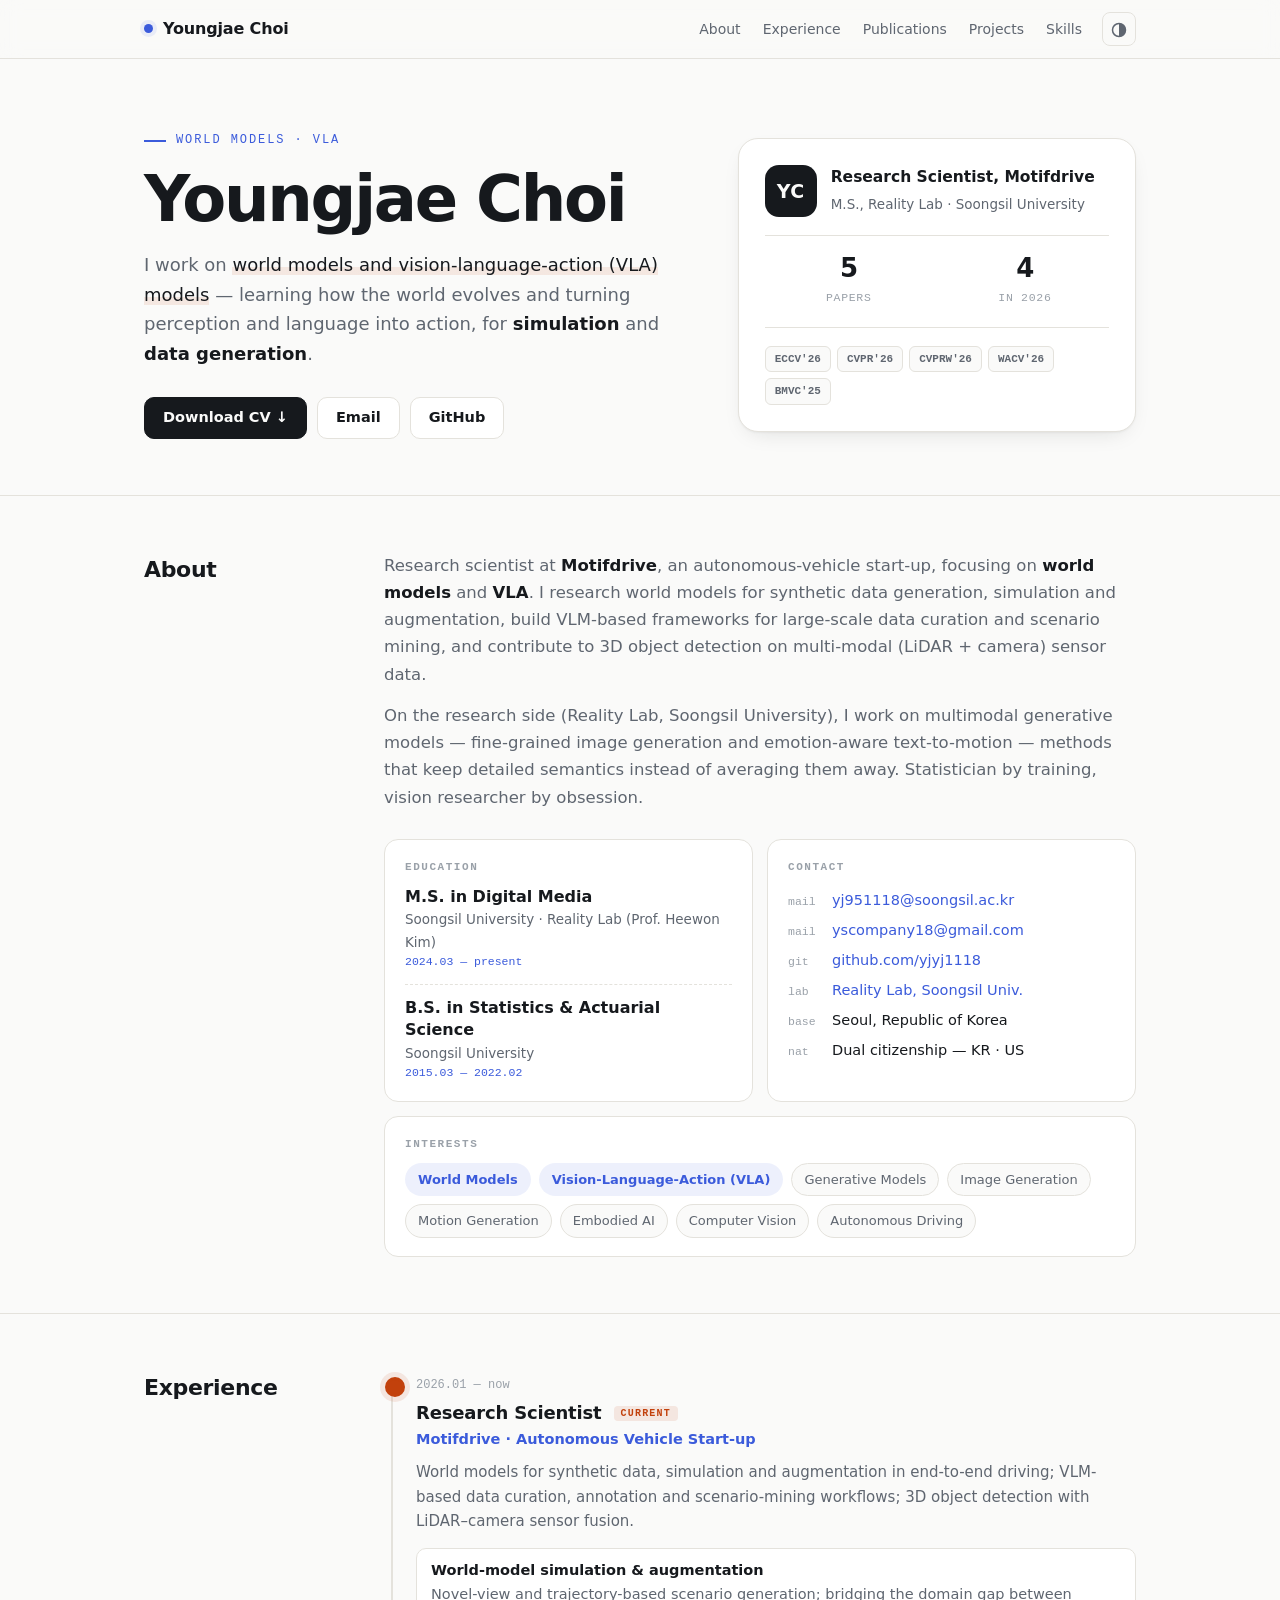
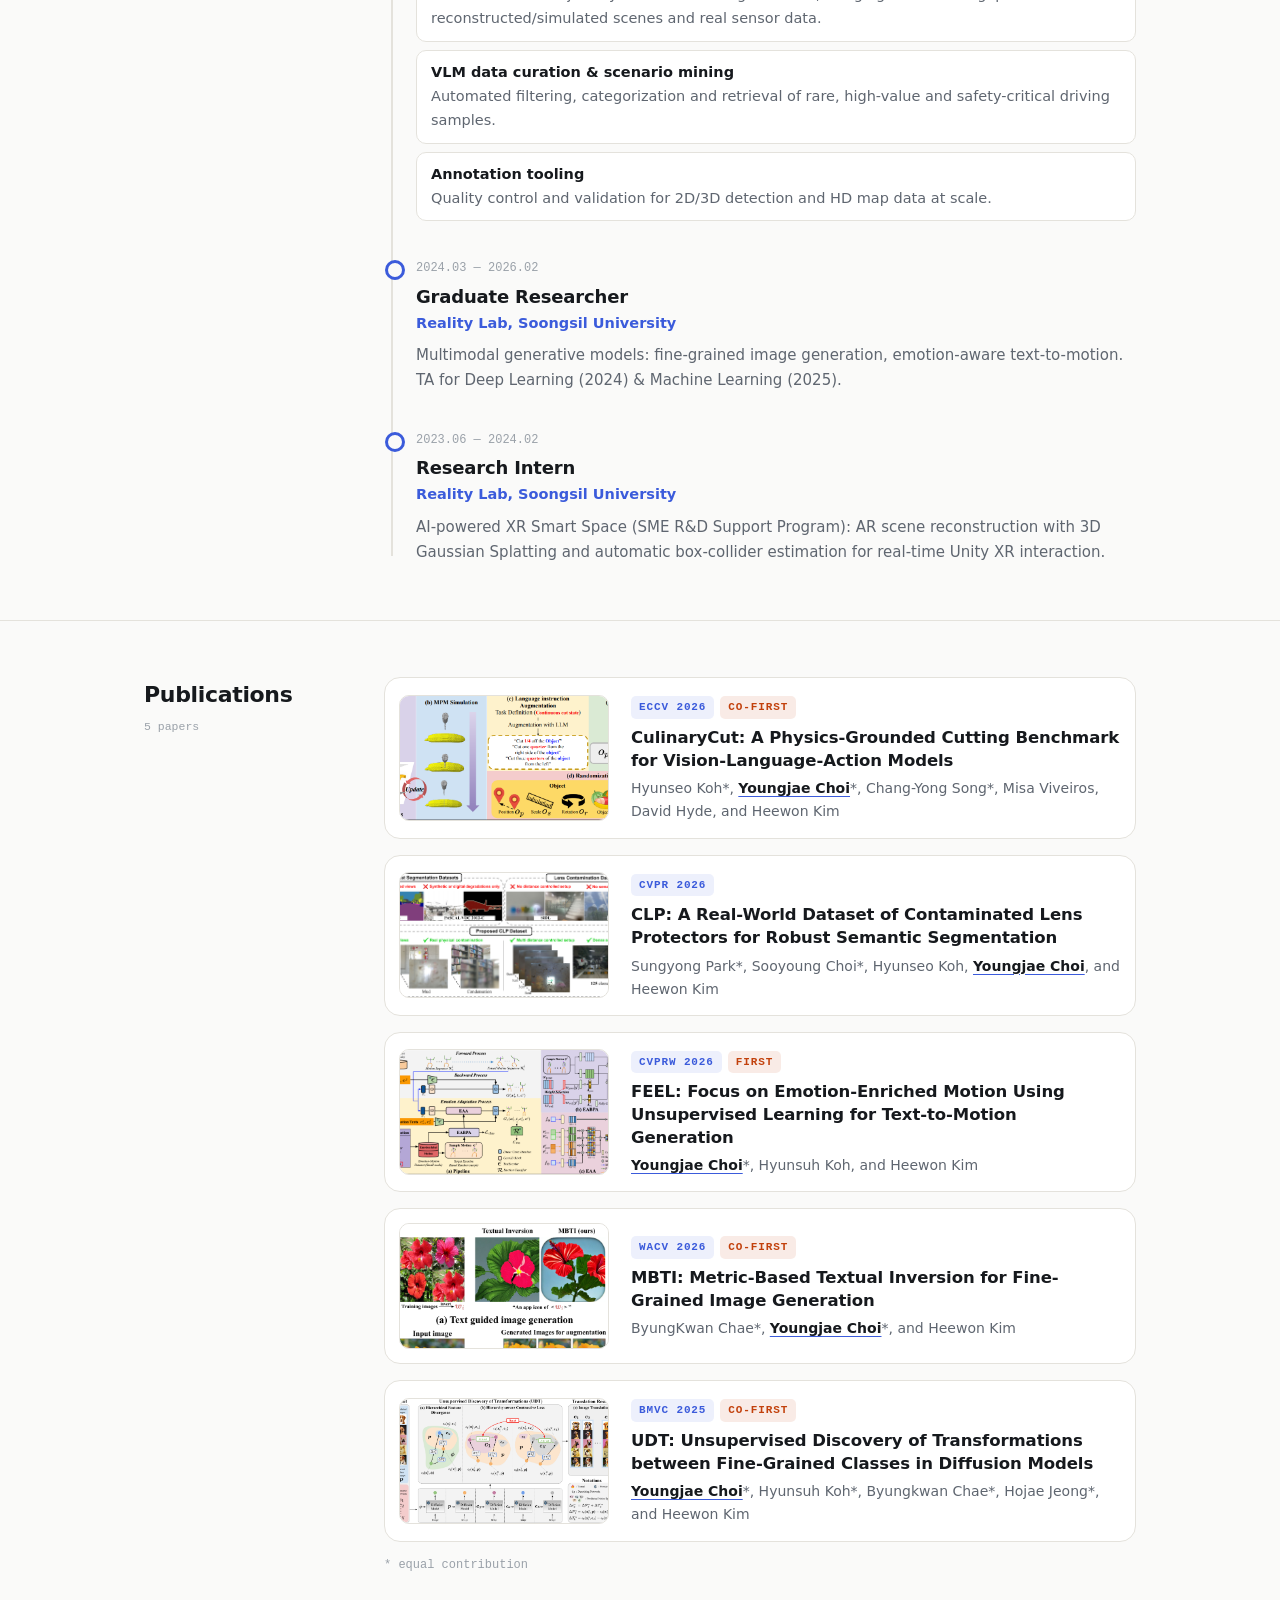
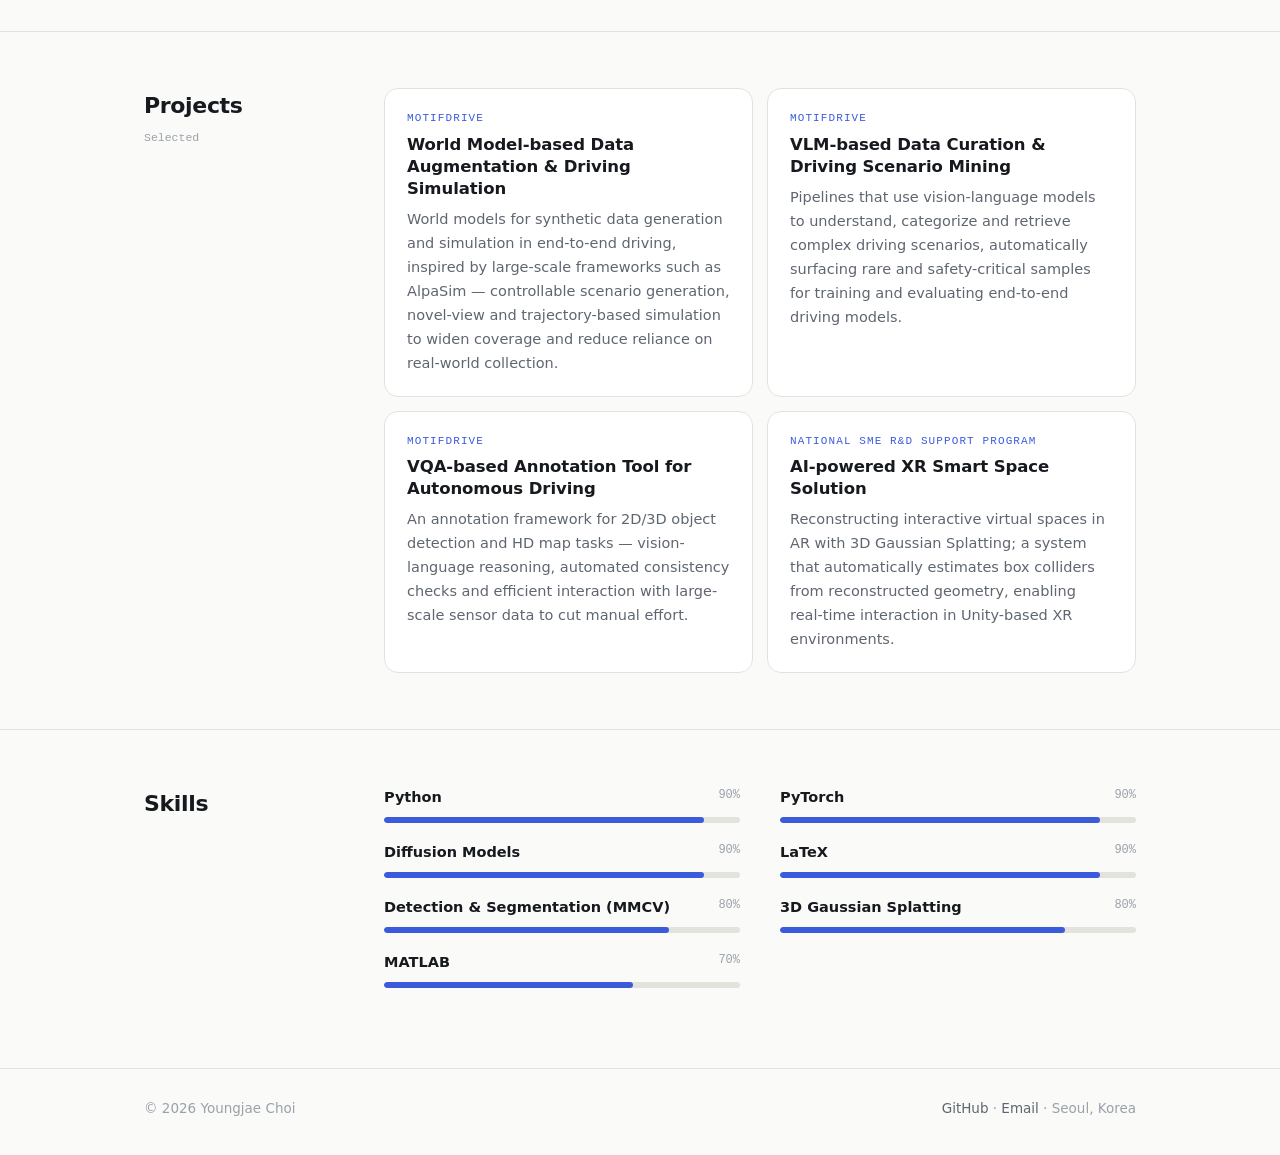
<file: index.html>
<!DOCTYPE html>
<html lang="en">
<head>
<meta charset="utf-8">
<title>Youngjae Choi</title>
<meta name="viewport" content="width=device-width, initial-scale=1">
<meta name="description" content="Youngjae Choi — Research Scientist. World models and vision-language-action (VLA) models.">
<meta name="color-scheme" content="light dark">
<style>
:root{
  --bg:#fafaf9;
  --surface:#ffffff;
  --ink:#16191d;
  --muted:#5f6670;
  --faint:#9aa1a9;
  --line:#e4e2dc;
  --accent:#3b5bdb;
  --accent-soft:rgba(59,91,219,.09);
  --hl:#c2410c;            /* secondary highlight */
  --hl-soft:rgba(194,65,12,.10);
  --shadow:0 1px 2px rgba(22,25,29,.04),0 8px 24px -12px rgba(22,25,29,.18);
}
@media (prefers-color-scheme:dark){
  :root:not([data-theme="light"]){
    --bg:#0f1317; --surface:#161c21; --ink:#e9edf0; --muted:#a3adb6; --faint:#6c7780;
    --line:#26303a; --accent:#8ea2ff; --accent-soft:rgba(142,162,255,.13);
    --hl:#fb923c; --hl-soft:rgba(251,146,60,.14);
    --shadow:0 1px 2px rgba(0,0,0,.3),0 10px 30px -14px rgba(0,0,0,.7);
  }
}
:root[data-theme="dark"]{
  --bg:#0f1317; --surface:#161c21; --ink:#e9edf0; --muted:#a3adb6; --faint:#6c7780;
  --line:#26303a; --accent:#8ea2ff; --accent-soft:rgba(142,162,255,.13);
    --hl:#fb923c; --hl-soft:rgba(251,146,60,.14);
  --shadow:0 1px 2px rgba(0,0,0,.3),0 10px 30px -14px rgba(0,0,0,.7);
}

*{margin:0;padding:0;box-sizing:border-box}
html{scroll-behavior:smooth;scroll-padding-top:72px}
body{
  background:var(--bg);color:var(--ink);
  font-family:ui-sans-serif,system-ui,-apple-system,"Segoe UI",Roboto,"Helvetica Neue",Arial,"Apple SD Gothic Neo","Noto Sans KR",sans-serif;
  font-size:16px;line-height:1.65;-webkit-font-smoothing:antialiased;
}
a{color:var(--accent);text-decoration:none}
a:hover{text-decoration:underline;text-underline-offset:3px}
.mono{font-family:ui-monospace,"SF Mono","JetBrains Mono",Menlo,Consolas,monospace}
.wrap{max-width:1040px;margin:0 auto;padding:0 24px}
@media(max-width:600px){.wrap{padding:0 16px}}

/* ============ NAV ============ */
.nav{
  position:sticky;top:0;z-index:10;
  background:color-mix(in srgb,var(--bg) 86%,transparent);
  backdrop-filter:saturate(1.4) blur(10px);-webkit-backdrop-filter:saturate(1.4) blur(10px);
  border-bottom:1px solid var(--line);
}
.nav .wrap{display:flex;align-items:center;gap:20px;height:58px}
.nav .brand{font-weight:800;color:var(--ink);letter-spacing:-.01em;display:flex;align-items:center;gap:10px}
.nav .brand:hover{text-decoration:none}
.nav .brand i{width:9px;height:9px;border-radius:50%;background:var(--accent);box-shadow:0 0 0 4px var(--accent-soft)}
.nav ul{list-style:none;display:flex;gap:22px;margin-left:auto}
.nav ul a{color:var(--muted);font-size:14px;font-weight:500}
.nav ul a:hover{color:var(--ink);text-decoration:none}
.nav .theme{
  background:none;border:1px solid var(--line);color:var(--muted);border-radius:8px;
  width:34px;height:34px;cursor:pointer;font-size:15px;line-height:1;
}
.nav .theme:hover{color:var(--ink);border-color:var(--faint)}
@media(max-width:760px){.nav ul{display:none}.nav .theme{margin-left:auto}}

/* ============ HERO ============ */
.hero{padding:72px 0 56px;position:relative;overflow:hidden}
.hero .wrap{display:grid;grid-template-columns:1.35fr 1fr;gap:56px;align-items:center}
@media(max-width:860px){.hero .wrap{grid-template-columns:1fr;gap:36px}.hero{padding:48px 0 40px}}
.eyebrow{
  font-family:ui-monospace,"SF Mono",Menlo,monospace;font-size:12px;letter-spacing:.16em;
  text-transform:uppercase;color:var(--accent);display:flex;align-items:center;gap:10px;
}
.eyebrow::before{content:"";width:22px;border-top:2px solid var(--accent)}
.hero h1{font-size:clamp(40px,6.4vw,64px);line-height:1.02;letter-spacing:-.035em;font-weight:800;margin:16px 0 18px}
.hero .lead{font-size:18px;color:var(--muted);max-width:56ch}
.hero .lead b{color:var(--ink);font-weight:650}
.hero .lead em{font-style:normal;color:var(--ink);background:linear-gradient(transparent 62%,var(--hl-soft) 62%)}
.actions{display:flex;flex-wrap:wrap;gap:10px;margin-top:28px}
.btn{
  display:inline-flex;align-items:center;gap:8px;height:42px;padding:0 18px;border-radius:10px;
  font-weight:600;font-size:14.5px;border:1px solid var(--line);color:var(--ink);background:var(--surface);
  transition:border-color .15s,transform .15s;
}
.btn:hover{text-decoration:none;border-color:var(--faint);transform:translateY(-1px)}
.btn.primary{background:var(--ink);color:var(--bg);border-color:var(--ink)}
.btn.primary:hover{border-color:var(--ink)}

/* at-a-glance card */
.glance{background:var(--surface);border:1px solid var(--line);border-radius:20px;padding:26px;box-shadow:var(--shadow)}
.glance .now{display:flex;align-items:center;gap:14px;padding-bottom:18px;border-bottom:1px solid var(--line)}
.glance .mark{width:52px;height:52px;border-radius:14px;background:var(--ink);color:var(--bg);display:flex;align-items:center;justify-content:center;font-weight:800;font-size:19px;letter-spacing:.02em;flex:none}
.glance .now b{display:block;font-size:15.5px}
.glance .now span{color:var(--muted);font-size:13.5px}
.stats{display:grid;grid-template-columns:repeat(2,1fr);gap:8px;padding:18px 0;border-bottom:1px solid var(--line)}
.stats div{text-align:center}
.stats b{display:block;font-size:26px;font-weight:800;letter-spacing:-.02em;line-height:1.1}
.stats span{font-size:11.5px;color:var(--faint);font-family:ui-monospace,"SF Mono",Menlo,monospace;letter-spacing:.06em;text-transform:uppercase}
.venues{display:flex;flex-wrap:wrap;gap:6px;padding-top:18px}
.venues span{font-family:ui-monospace,"SF Mono",Menlo,monospace;font-size:11px;font-weight:600;padding:3px 9px;border-radius:6px;background:var(--bg);border:1px solid var(--line);color:var(--muted)}

/* ============ SECTIONS ============ */
section.block{padding:56px 0;border-top:1px solid var(--line)}
section.block .wrap{display:grid;grid-template-columns:200px 1fr;gap:40px}
@media(max-width:860px){section.block .wrap{grid-template-columns:1fr;gap:20px}section.block{padding:44px 0}}
.label{position:sticky;top:90px;align-self:start}
@media(max-width:860px){.label{position:static}}
.label h2{font-size:22px;font-weight:750;letter-spacing:-.015em}
.label .tag{font-family:ui-monospace,"SF Mono",Menlo,monospace;font-size:11.5px;color:var(--faint);margin-top:4px;display:block}

/* about grid */
.facts{display:grid;grid-template-columns:repeat(2,1fr);gap:14px;margin-top:28px}
@media(max-width:600px){.facts{grid-template-columns:1fr}}
.card{background:var(--surface);border:1px solid var(--line);border-radius:14px;padding:18px 20px}
.card h4{font-family:ui-monospace,"SF Mono",Menlo,monospace;font-size:11px;letter-spacing:.14em;text-transform:uppercase;color:var(--faint);font-weight:600;margin-bottom:10px}
.card ul{list-style:none}
.card li{font-size:14.5px;padding:3px 0}
.card li .k{display:inline-block;min-width:44px;color:var(--faint);font-family:ui-monospace,"SF Mono",Menlo,monospace;font-size:11.5px}
.card .deg{font-weight:650;line-height:1.4}
.card .sch{color:var(--muted);font-size:13.5px}
.card .yr{font-family:ui-monospace,"SF Mono",Menlo,monospace;font-size:11.5px;color:var(--accent)}
.card .edu+.edu{margin-top:12px;padding-top:12px;border-top:1px dashed var(--line)}
.about p+p{margin-top:14px}
.about p{color:var(--muted);font-size:16.5px}
.about b{color:var(--ink);font-weight:650}
.chips{display:flex;flex-wrap:wrap;gap:8px;list-style:none}
.chips li{font-size:13px;padding:5px 12px;border-radius:999px;background:var(--bg);border:1px solid var(--line);color:var(--muted)}
.chips li.hot{background:var(--accent-soft);border-color:transparent;color:var(--accent);font-weight:600}

/* timeline */
.route{position:relative;padding-left:32px}
.route::before{content:"";position:absolute;left:7px;top:8px;bottom:8px;border-left:2px solid var(--line)}
.stop{position:relative}
.stop+.stop{margin-top:32px}
.stop::before{
  content:"";position:absolute;left:-31px;top:7px;width:14px;height:14px;border-radius:50%;
  background:var(--bg);border:3px solid var(--accent);
}
.stop.now::before{background:var(--hl);border-color:var(--hl);box-shadow:0 0 0 5px var(--hl-soft)}
.stop .when{font-family:ui-monospace,"SF Mono",Menlo,monospace;font-size:12px;color:var(--faint)}
.stop h3{font-size:18px;font-weight:700;letter-spacing:-.01em;margin-top:2px}
.stop .org{color:var(--accent);font-weight:600;font-size:14.5px}
.stop p{color:var(--muted);font-size:15px;margin-top:8px}
.flag{
  font-family:ui-monospace,"SF Mono",Menlo,monospace;font-size:10px;font-weight:700;letter-spacing:.12em;
  color:var(--hl);background:var(--hl-soft);border-radius:4px;padding:2px 7px;vertical-align:3px;margin-left:6px;
}
.focus{list-style:none;margin-top:14px;display:grid;gap:8px}
.focus li{
  font-size:14.5px;color:var(--muted);padding:10px 14px;border-radius:10px;
  background:var(--surface);border:1px solid var(--line);
}
.focus li b{color:var(--ink);font-weight:650;display:block;font-size:14.5px}

/* publications */
.pubs{display:grid;gap:16px}
.pub{
  display:grid;grid-template-columns:210px 1fr;gap:22px;align-items:center;
  background:var(--surface);border:1px solid var(--line);border-radius:16px;padding:14px;
  transition:border-color .15s,box-shadow .15s;
}
.pub:hover{border-color:var(--faint);box-shadow:var(--shadow)}
.pub .thumb{display:block;border-radius:10px;overflow:hidden;line-height:0;background:#fff;border:1px solid var(--line)}
.pub .thumb img{width:100%;height:124px;object-fit:cover;object-position:center top;transition:transform .3s ease}
.pub:hover .thumb img{transform:scale(1.04)}
.pub .venue{
  display:inline-block;font-family:ui-monospace,"SF Mono",Menlo,monospace;font-size:11px;font-weight:700;
  letter-spacing:.08em;color:var(--accent);background:var(--accent-soft);border-radius:5px;padding:2px 8px;
}
.pub .first{color:var(--hl);background:var(--hl-soft);margin-left:6px}
.pub h3{font-size:16.5px;font-weight:700;line-height:1.38;letter-spacing:-.005em;margin-top:8px}
.pub h3 a{color:var(--ink)}
.pub h3 a:hover{color:var(--accent);text-decoration:none}
.pub .authors{font-size:14px;color:var(--muted);margin-top:5px}
.pub .authors b{color:var(--ink);font-weight:650;text-decoration:underline;text-decoration-color:var(--accent);text-underline-offset:3px}
.pub-note{font-family:ui-monospace,"SF Mono",Menlo,monospace;font-size:12px;color:var(--faint);margin-top:14px}
@media(max-width:640px){.pub{grid-template-columns:1fr}.pub .thumb img{height:160px}}

/* projects */
.projs{display:grid;grid-template-columns:1fr 1fr;gap:14px}
@media(max-width:700px){.projs{grid-template-columns:1fr}}
.proj{background:var(--surface);border:1px solid var(--line);border-radius:14px;padding:20px 22px;position:relative}
.proj .sub{font-family:ui-monospace,"SF Mono",Menlo,monospace;font-size:11px;letter-spacing:.1em;text-transform:uppercase;color:var(--accent)}
.proj h3{font-size:16.5px;font-weight:700;line-height:1.35;margin-top:6px;letter-spacing:-.005em}
.proj p{font-size:14.5px;color:var(--muted);margin-top:8px}

/* skills */
.skills{display:grid;grid-template-columns:1fr 1fr;gap:18px 40px}
@media(max-width:640px){.skills{grid-template-columns:1fr}}
.skill .lbl{display:flex;justify-content:space-between;font-size:14.5px;font-weight:600}
.skill .lbl .pct{font-family:ui-monospace,"SF Mono",Menlo,monospace;font-size:12px;color:var(--faint);font-weight:500}
.skill .bar{margin-top:7px;height:6px;border-radius:3px;background:var(--line);overflow:hidden}
.skill .bar i{
  display:block;height:100%;border-radius:3px;
  background:var(--accent);
}

/* footer */
footer{border-top:1px solid var(--line);color:var(--faint);margin-top:24px}
footer .wrap{
  display:flex;flex-wrap:wrap;gap:10px;justify-content:space-between;padding-top:28px;padding-bottom:36px;font-size:13.5px;
}
footer a{color:var(--muted)}
footer a:hover{color:var(--accent);text-decoration:none}
</style>
<script>
try{var t=localStorage.getItem("theme");if(t)document.documentElement.setAttribute("data-theme",t)}catch(e){}
</script>
</head>
<body>

<nav class="nav">
  <div class="wrap">
    <a class="brand" href="#top"><i></i>Youngjae Choi</a>
    <ul>
      <li><a href="#about">About</a></li>
      <li><a href="#experience">Experience</a></li>
      <li><a href="#publications">Publications</a></li>
      <li><a href="#projects">Projects</a></li>
      <li><a href="#skills">Skills</a></li>
    </ul>
    <button class="theme" id="themeBtn" aria-label="Toggle color theme" title="Toggle theme"><svg width="16" height="16" viewBox="0 0 16 16" style="vertical-align:middle"><circle cx="8" cy="8" r="6.5" fill="none" stroke="currentColor" stroke-width="1.5"/><path d="M8 1.5a6.5 6.5 0 0 1 0 13z" fill="currentColor"/></svg></button>
  </div>
</nav>

<!-- ============ HERO ============ -->
<header class="hero" id="top">
  <div class="wrap">
    <div>
      <span class="eyebrow">World Models · VLA</span>
      <h1>Youngjae Choi</h1>
      <p class="lead">
        I work on <em>world models and vision-language-action (VLA) models</em> — learning
        how the world evolves and turning perception and language into action, for
        <b>simulation</b> and <b>data generation</b>.
      </p>
      <div class="actions">
        <a class="btn primary" href="images/CV_yjchoi.pdf">Download CV ↓</a>
        <a class="btn" href="mailto:yj951118@soongsil.ac.kr">Email</a>
        <a class="btn" href="https://github.com/yjyj1118" target="_blank" rel="noopener">GitHub</a>
      </div>
    </div>

    <aside class="glance">
      <div class="now">
        <div class="mark">YC</div>
        <div><b>Research Scientist, Motifdrive</b><span>M.S., Reality Lab · Soongsil University</span></div>
      </div>
      <div class="stats">
        <div><b>5</b><span>papers</span></div>
        <div><b>4</b><span>in 2026</span></div>
      </div>
      <div class="venues"><span>ECCV'26</span><span>CVPR'26</span><span>CVPRW'26</span><span>WACV'26</span><span>BMVC'25</span></div>
    </aside>
  </div>
</header>

<!-- ============ ABOUT ============ -->
<section class="block about" id="about">
  <div class="wrap">
    <div class="label"><h2>About</h2></div>
    <div>
      <p>
        Research scientist at <b>Motifdrive</b>, an autonomous-vehicle start-up, focusing on
        <b>world models</b> and <b>VLA</b>. I research world models for synthetic data generation,
        simulation and augmentation, build
        VLM-based frameworks for large-scale data curation and scenario mining, and contribute to
        3D object detection on multi-modal (LiDAR + camera) sensor data.
      </p>
      <p>
        On the research side (Reality Lab, Soongsil University), I work on multimodal generative
        models — fine-grained image generation and emotion-aware text-to-motion — methods that
        keep detailed semantics instead of averaging them away. Statistician by training,
        vision researcher by obsession.
      </p>

      <div class="facts">
        <div class="card">
          <h4>Education</h4>
          <div class="edu">
            <div class="deg">M.S. in Digital Media</div>
            <div class="sch">Soongsil University · Reality Lab (Prof. Heewon Kim)</div>
            <div class="yr">2024.03 — present</div>
          </div>
          <div class="edu">
            <div class="deg">B.S. in Statistics &amp; Actuarial Science</div>
            <div class="sch">Soongsil University</div>
            <div class="yr">2015.03 — 2022.02</div>
          </div>
        </div>
        <div class="card">
          <h4>Contact</h4>
          <ul>
            <li><span class="k">mail</span><a href="mailto:yj951118@soongsil.ac.kr">yj951118@soongsil.ac.kr</a></li>
            <li><span class="k">mail</span><a href="mailto:yscompany18@gmail.com">yscompany18@gmail.com</a></li>
            <li><span class="k">git</span><a href="https://github.com/yjyj1118" target="_blank" rel="noopener">github.com/yjyj1118</a></li>
            <li><span class="k">lab</span><a href="https://ssurealitylab.github.io/Realitylab-site/" target="_blank" rel="noopener">Reality Lab, Soongsil Univ.</a></li>
            <li><span class="k">base</span>Seoul, Republic of Korea</li>
            <li><span class="k">nat</span>Dual citizenship — KR · US</li>
          </ul>
        </div>
        <div class="card" style="grid-column:1/-1">
          <h4>Interests</h4>
          <ul class="chips">
            <li class="hot">World Models</li>
            <li class="hot">Vision-Language-Action (VLA)</li>
            <li>Generative Models</li>
            <li>Image Generation</li>
            <li>Motion Generation</li>
            <li>Embodied AI</li>
            <li>Computer Vision</li>
            <li>Autonomous Driving</li>
          </ul>
        </div>
      </div>
    </div>
  </div>
</section>

<!-- ============ EXPERIENCE ============ -->
<section class="block" id="experience">
  <div class="wrap">
    <div class="label"><h2>Experience</h2></div>
    <div class="route">
      <div class="stop now">
        <span class="when">2026.01 — now</span>
        <h3>Research Scientist <span class="flag">CURRENT</span></h3>
        <div class="org">Motifdrive · Autonomous Vehicle Start-up</div>
        <p>World models for synthetic data, simulation and augmentation in end-to-end driving; VLM-based data curation, annotation and scenario-mining workflows; 3D object detection with LiDAR–camera sensor fusion.</p>
        <ul class="focus">
          <li><b>World-model simulation &amp; augmentation</b>Novel-view and trajectory-based scenario generation; bridging the domain gap between reconstructed/simulated scenes and real sensor data.</li>
          <li><b>VLM data curation &amp; scenario mining</b>Automated filtering, categorization and retrieval of rare, high-value and safety-critical driving samples.</li>
          <li><b>Annotation tooling</b>Quality control and validation for 2D/3D detection and HD map data at scale.</li>
        </ul>
      </div>
      <div class="stop">
        <span class="when">2024.03 — 2026.02</span>
        <h3>Graduate Researcher</h3>
        <div class="org">Reality Lab, Soongsil University</div>
        <p>Multimodal generative models: fine-grained image generation, emotion-aware text-to-motion. TA for Deep Learning (2024) &amp; Machine Learning (2025).</p>
      </div>
      <div class="stop">
        <span class="when">2023.06 — 2024.02</span>
        <h3>Research Intern</h3>
        <div class="org">Reality Lab, Soongsil University</div>
        <p>AI-powered XR Smart Space (SME R&amp;D Support Program): AR scene reconstruction with 3D Gaussian Splatting and automatic box-collider estimation for real-time Unity XR interaction.</p>
      </div>
    </div>
  </div>
</section>

<!-- ============ PUBLICATIONS ============ -->
<section class="block" id="publications">
  <div class="wrap">
    <div class="label"><h2>Publications</h2><span class="tag">5 papers</span></div>
    <div>
      <div class="pubs">
        <article class="pub">
          <a class="thumb" href="images/ECCV2026_CC.png" target="_blank"><img src="images/ECCV2026_CC.png" alt="CulinaryCut" loading="lazy"></a>
          <div>
            <span class="venue">ECCV 2026</span><span class="venue first">CO-FIRST</span>
            <h3>CulinaryCut: A Physics-Grounded Cutting Benchmark for Vision-Language-Action Models</h3>
            <p class="authors">Hyunseo Koh*, <b>Youngjae Choi</b>*, Chang-Yong Song*, Misa Viveiros, David Hyde, and Heewon Kim</p>
          </div>
        </article>

        <article class="pub">
          <a class="thumb" href="images/CVPR2026_CLP.pdf" target="_blank"><img src="images/CVPR2026_CLP.png" alt="CLP dataset" loading="lazy"></a>
          <div>
            <span class="venue">CVPR 2026</span>
            <h3><a href="https://clp-dataset.github.io" target="_blank" rel="noopener">CLP: A Real-World Dataset of Contaminated Lens Protectors for Robust Semantic Segmentation</a></h3>
            <p class="authors">Sungyong Park*, Sooyoung Choi*, Hyunseo Koh, <b>Youngjae Choi</b>, and Heewon Kim</p>
          </div>
        </article>

        <article class="pub">
          <a class="thumb" href="images/CVPRW2026_feel.png" target="_blank"><img src="images/CVPRW2026_feel.png" alt="FEEL" loading="lazy"></a>
          <div>
            <span class="venue">CVPRW 2026</span><span class="venue first">FIRST</span>
            <h3>FEEL: Focus on Emotion-Enriched Motion Using Unsupervised Learning for Text-to-Motion Generation</h3>
            <p class="authors"><b>Youngjae Choi</b>*, Hyunsuh Koh, and Heewon Kim</p>
          </div>
        </article>

        <article class="pub">
          <a class="thumb" href="images/WACV2026_mbti.pdf" target="_blank"><img src="images/WACV2026_mbti.png" alt="MBTI" loading="lazy"></a>
          <div>
            <span class="venue">WACV 2026</span><span class="venue first">CO-FIRST</span>
            <h3>MBTI: Metric-Based Textual Inversion for Fine-Grained Image Generation</h3>
            <p class="authors">ByungKwan Chae*, <b>Youngjae Choi</b>*, and Heewon Kim</p>
          </div>
        </article>

        <article class="pub">
          <a class="thumb" href="images/BMVC2025_udt.png" target="_blank"><img src="images/BMVC2025_udt.png" alt="UDT" loading="lazy"></a>
          <div>
            <span class="venue">BMVC 2025</span><span class="venue first">CO-FIRST</span>
            <h3><a href="https://ssu-reality-lab.github.io/UDT/" target="_blank" rel="noopener">UDT: Unsupervised Discovery of Transformations between Fine-Grained Classes in Diffusion Models</a></h3>
            <p class="authors"><b>Youngjae Choi</b>*, Hyunsuh Koh*, Byungkwan Chae*, Hojae Jeong*, and Heewon Kim</p>
          </div>
        </article>
      </div>
      <p class="pub-note">* equal contribution</p>
    </div>
  </div>
</section>

<!-- ============ PROJECTS ============ -->
<section class="block" id="projects">
  <div class="wrap">
    <div class="label"><h2>Projects</h2><span class="tag">Selected</span></div>
    <div class="projs">
      <div class="proj">
        <div class="sub">Motifdrive</div>
        <h3>World Model-based Data Augmentation &amp; Driving Simulation</h3>
        <p>World models for synthetic data generation and simulation in end-to-end driving, inspired by large-scale frameworks such as AlpaSim — controllable scenario generation, novel-view and trajectory-based simulation to widen coverage and reduce reliance on real-world collection.</p>
      </div>
      <div class="proj">
        <div class="sub">Motifdrive</div>
        <h3>VLM-based Data Curation &amp; Driving Scenario Mining</h3>
        <p>Pipelines that use vision-language models to understand, categorize and retrieve complex driving scenarios, automatically surfacing rare and safety-critical samples for training and evaluating end-to-end driving models.</p>
      </div>
      <div class="proj">
        <div class="sub">Motifdrive</div>
        <h3>VQA-based Annotation Tool for Autonomous Driving</h3>
        <p>An annotation framework for 2D/3D object detection and HD map tasks — vision-language reasoning, automated consistency checks and efficient interaction with large-scale sensor data to cut manual effort.</p>
      </div>
      <div class="proj">
        <div class="sub">National SME R&amp;D Support Program</div>
        <h3>AI-powered XR Smart Space Solution</h3>
        <p>Reconstructing interactive virtual spaces in AR with 3D Gaussian Splatting; a system that automatically estimates box colliders from reconstructed geometry, enabling real-time interaction in Unity-based XR environments.</p>
      </div>
    </div>
  </div>
</section>

<!-- ============ SKILLS ============ -->
<section class="block" id="skills">
  <div class="wrap">
    <div class="label"><h2>Skills</h2></div>
    <div class="skills">
      <div class="skill"><div class="lbl"><span>Python</span><span class="pct">90%</span></div><div class="bar"><i style="width:90%"></i></div></div>
      <div class="skill"><div class="lbl"><span>PyTorch</span><span class="pct">90%</span></div><div class="bar"><i style="width:90%"></i></div></div>
      <div class="skill"><div class="lbl"><span>Diffusion Models</span><span class="pct">90%</span></div><div class="bar"><i style="width:90%"></i></div></div>
      <div class="skill"><div class="lbl"><span>LaTeX</span><span class="pct">90%</span></div><div class="bar"><i style="width:90%"></i></div></div>
      <div class="skill"><div class="lbl"><span>Detection &amp; Segmentation (MMCV)</span><span class="pct">80%</span></div><div class="bar"><i style="width:80%"></i></div></div>
      <div class="skill"><div class="lbl"><span>3D Gaussian Splatting</span><span class="pct">80%</span></div><div class="bar"><i style="width:80%"></i></div></div>
      <div class="skill"><div class="lbl"><span>MATLAB</span><span class="pct">70%</span></div><div class="bar"><i style="width:70%"></i></div></div>
    </div>
  </div>
</section>

<footer>
  <div class="wrap">
    <span>© 2026 Youngjae Choi</span>
    <span><a href="https://github.com/yjyj1118" target="_blank" rel="noopener">GitHub</a> · <a href="mailto:yj951118@soongsil.ac.kr">Email</a> · Seoul, Korea</span>
  </div>
</footer>

<script>
document.getElementById("themeBtn").addEventListener("click",function(){
  var r=document.documentElement,cur=r.getAttribute("data-theme");
  if(!cur)cur=matchMedia("(prefers-color-scheme: dark)").matches?"dark":"light";
  var next=cur==="dark"?"light":"dark";
  r.setAttribute("data-theme",next);
  try{localStorage.setItem("theme",next)}catch(e){}
});
</script>
</body>
</html>
</file>
